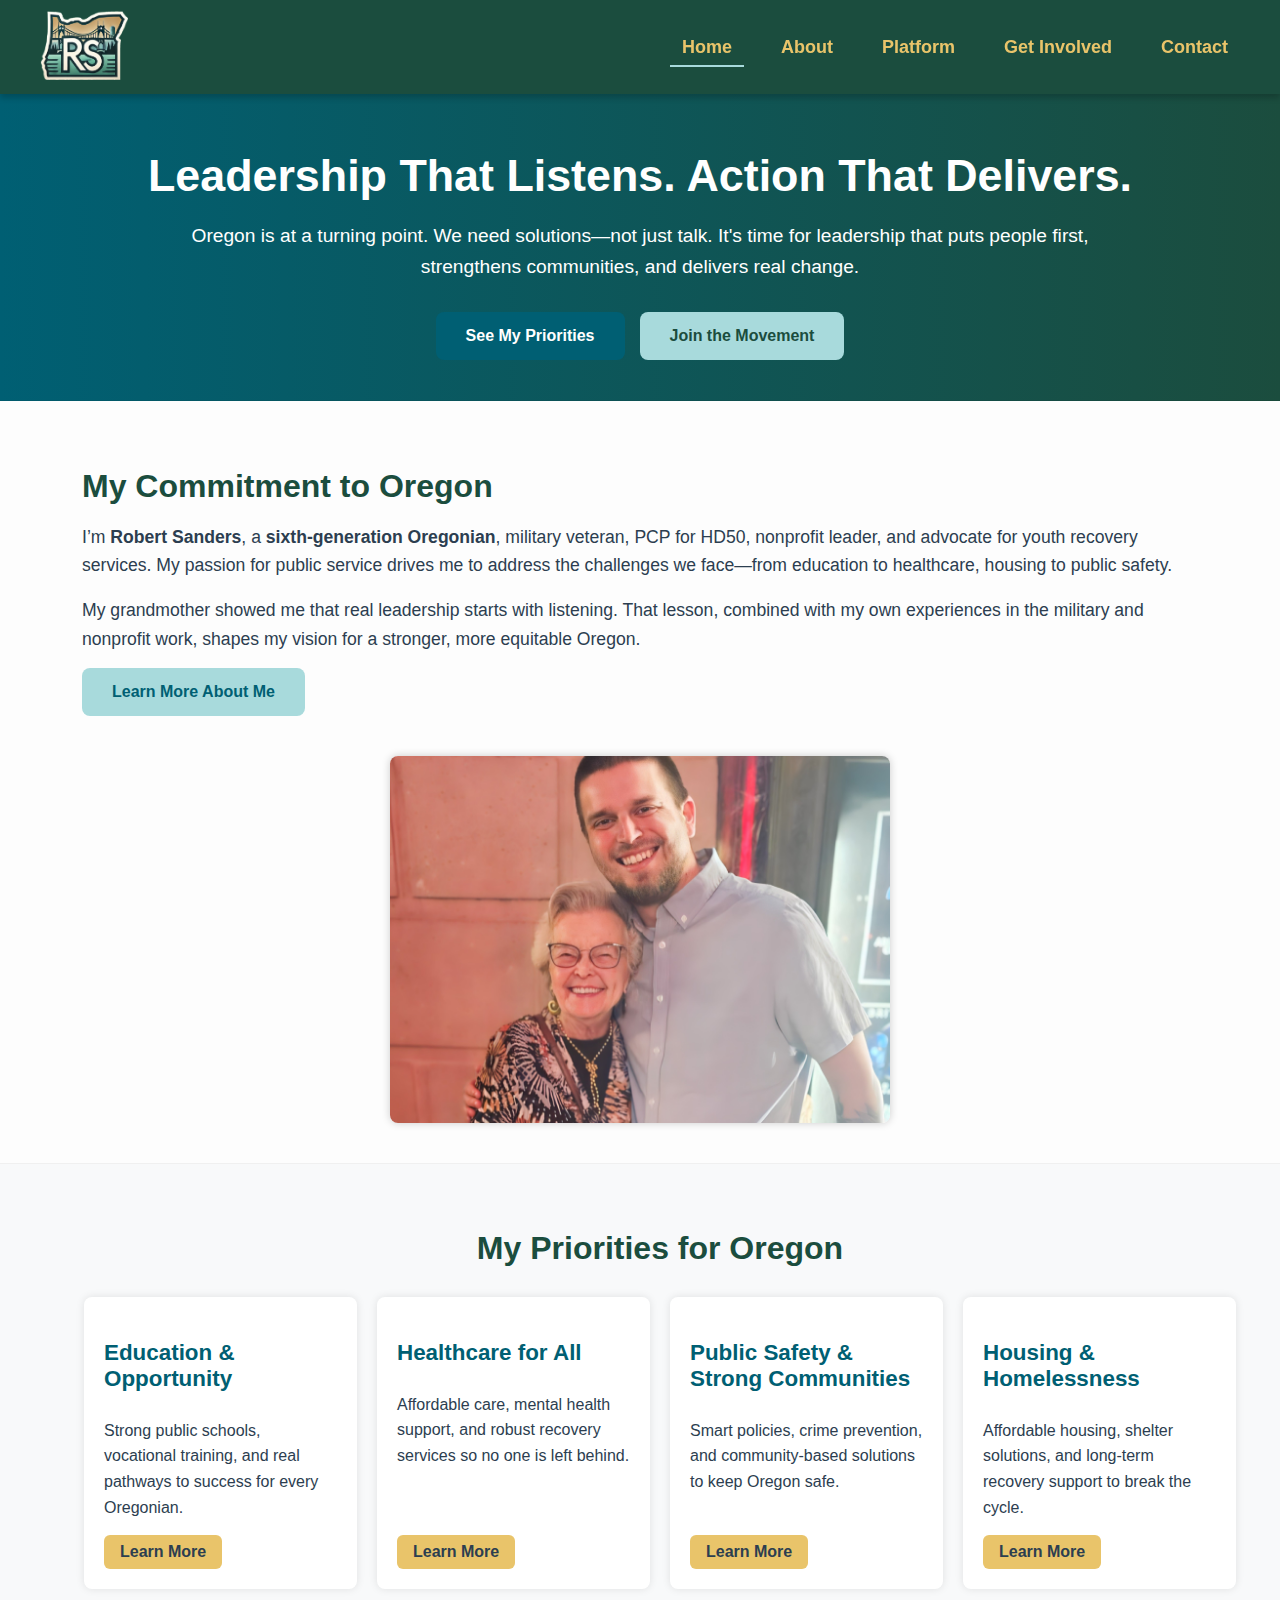
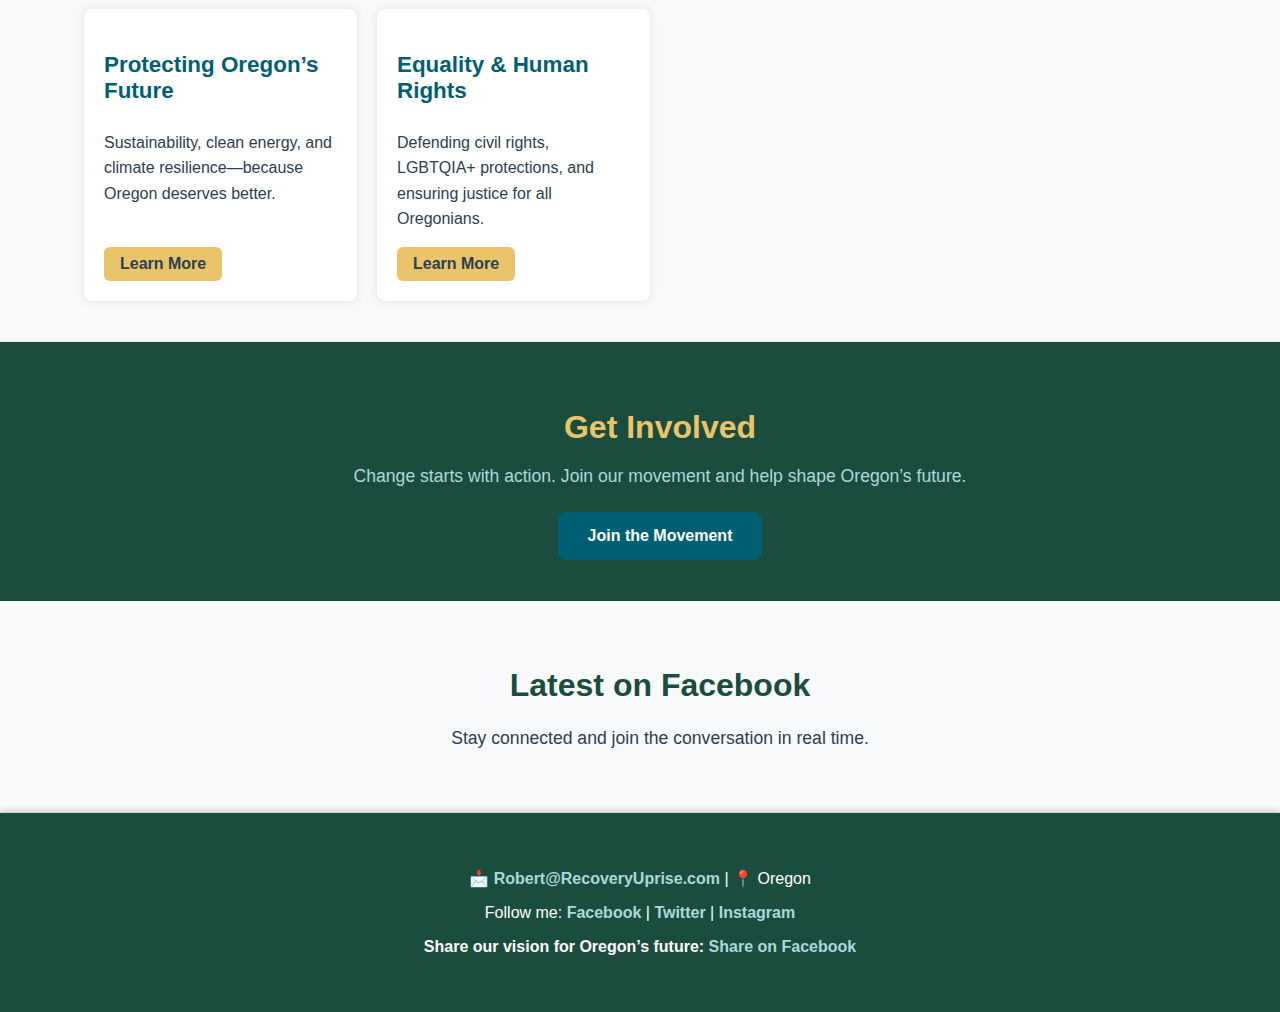
<file: index.html>
<!DOCTYPE html>
<html lang="en">
<head>
  <meta charset="UTF-8">
  <meta name="viewport" content="width=device-width, initial-scale=1.0">
  <title>Robert Sanders – A Vision for Oregon</title>

  <!-- Basic SEO -->
  <meta name="description" content="Robert Sanders, PCP for HD50, nonprofit leader, and sixth-generation Oregonian committed to bettering education, healthcare, public safety, and more.">
  <meta name="keywords" content="Robert Sanders, Oregon leadership, PCP HD50, nonprofit, education, healthcare, public safety, environment">
  <meta name="author" content="Robert Sanders">

  <!-- Link CSS Files -->
  <link rel="stylesheet" href="css/header.css">
  <link rel="stylesheet" href="css/body.css">
  <link rel="stylesheet" href="css/footer.css">
  <meta http-equiv="cache-control" content="no-cache, no-store, must-revalidate">
<meta http-equiv="pragma" content="no-cache">
<meta http-equiv="expires" content="0">
</head>
<body>

  <!-- Header (navigation) -->
  <header>
    <nav class="nav-container">
      <a href="index.html" class="logo-link">
        <img src="img/logo.png" alt="RS Logo" class="logo">
      </a>
      <button class="menu-toggle" aria-label="Open Menu">☰</button>
      <ul class="navbar">
        <li><a href="index.html" class="active">Home</a></li>
        <li><a href="#">About</a></li>
        <li><a href="#">Platform</a></li>
        <li><a href="#">Get Involved</a></li>
        <li><a href="#">Contact</a></li>
      </ul>
    </nav>
  </header>

  <!-- Hero Section (Full Width) -->
  <section class="hero-block">
    <div class="hero-content">
      <h1>Leadership That Listens. Action That Delivers.</h1>
      <p>Oregon is at a turning point. We need solutions—not just talk. It's time for leadership that puts people first, strengthens communities, and delivers real change.</p>
      <div class="hero-buttons">
        <a href="#" class="button">See My Priorities</a>
        <a href="#" class="button secondary">Join the Movement</a>
      </div>
    </div>
  </section>

  <!-- About Section in Two Columns -->
  <section class="about-block">
    <div class="about-container">
      <!-- Left Column: Text -->
      <div class="about-text">
        <h2>My Commitment to Oregon</h2>
        <p>I’m <strong>Robert Sanders</strong>, a <strong>sixth-generation Oregonian</strong>, military veteran, PCP for HD50, nonprofit leader, and advocate for youth recovery services. My passion for public service drives me to address the challenges we face—from education to healthcare, housing to public safety.</p>
        <p>My grandmother showed me that real leadership starts with listening. That lesson, combined with my own experiences in the military and nonprofit work, shapes my vision for a stronger, more equitable Oregon.</p>
        <a href="#" class="button secondary">Learn More About Me</a>
      </div>

      <!-- Right Column: Image -->
      <div class="about-image">
        <img src="img/govbkr.jpg" alt="Robert Sanders with Governor Barbara Roberts" class="responsive-img">
      </div>
    </div>
  </section>

  <!-- Priorities Section (Three-Column Grid) -->
  <section class="priorities-block">
    <h2>My Priorities for Oregon</h2>
    <div class="priorities-grid">
      <div class="priority-card">
        <h3>Education & Opportunity</h3>
        <p>Strong public schools, vocational training, and real pathways to success for every Oregonian.</p>
        <a href="##education" class="learn-more">Learn More</a>
      </div>
      <div class="priority-card">
        <h3>Healthcare for All</h3>
        <p>Affordable care, mental health support, and robust recovery services so no one is left behind.</p>
        <a href="##healthcare" class="learn-more">Learn More</a>
      </div>
      <div class="priority-card">
        <h3>Public Safety & Strong Communities</h3>
        <p>Smart policies, crime prevention, and community-based solutions to keep Oregon safe.</p>
        <a href="##public-safety" class="learn-more">Learn More</a>
      </div>
      <div class="priority-card">
        <h3>Housing & Homelessness</h3>
        <p>Affordable housing, shelter solutions, and long-term recovery support to break the cycle.</p>
        <a href="##housing" class="learn-more">Learn More</a>
      </div>
      <div class="priority-card">
        <h3>Protecting Oregon’s Future</h3>
        <p>Sustainability, clean energy, and climate resilience—because Oregon deserves better.</p>
        <a href="##environment" class="learn-more">Learn More</a>
      </div>
      <div class="priority-card">
        <h3>Equality & Human Rights</h3>
        <p>Defending civil rights, LGBTQIA+ protections, and ensuring justice for all Oregonians.</p>
        <a href="##equality" class="learn-more">Learn More</a>
      </div>
    </div>
  </section>

  <!-- Get Involved Block -->
  <section class="get-involved-block">
    <h2>Get Involved</h2>
    <p>Change starts with action. Join our movement and help shape Oregon’s future.</p>
    <a href="#" class="button">Join the Movement</a>
  </section>

  <!-- Facebook Feed Block -->
  <section class="facebook-feed-block">
    <h2>Latest on Facebook</h2>
    <p>Stay connected and join the conversation in real time.</p>
    <div class="fb-page"
         data-href="https://www.facebook.com/robert.m.sanders"
         data-tabs="timeline"
         data-width="400"
         data-height="500"
         data-small-header="true"
         data-adapt-container-width="true"
         data-hide-cover="false"
         data-show-facepile="true">
    </div>
  </section>

  <!-- Footer -->
  <footer>
    <div class="footer-container">
      <p>📩 <a href="mailto:robert@recoveryuprise.com">Robert@RecoveryUprise.com</a> | 📍 Oregon</p>
      <p>Follow me:
        <a href="https://www.facebook.com/robert.m.sanders" class="social-link" target="_blank">Facebook</a> |
        <a href="#" class="social-link">Twitter</a> |
        <a href="#" class="social-link">Instagram</a>
      </p>
      <p><strong>Share our vision for Oregon’s future:</strong>
        <a href="https://www.facebook.com/sharer/sharer.php?u=https://robertmsanders.com&quote=Join%20the%20movement%20for%20a%20better%20Oregon%20%23ServiceStartsWithListening%20%23OregonForAll" target="_blank">
          Share on Facebook
        </a>
      </p>
    </div>
  </footer>

  <!-- Facebook SDK for JavaScript -->
  <div id="fb-root"></div>
  <script async defer crossorigin="anonymous"
    src="https://connect.facebook.net/en_US/sdk.js#xfbml=1&version=v15.0">
  </script>

  <!-- Mobile Menu Toggle Script -->
  <script>
    const menuToggle = document.querySelector('.menu-toggle');
    const navbar = document.querySelector('.navbar');

    menuToggle.addEventListener('click', () => {
      navbar.classList.toggle('show-nav');
    });
  </script>

</body>
</html>
</file>
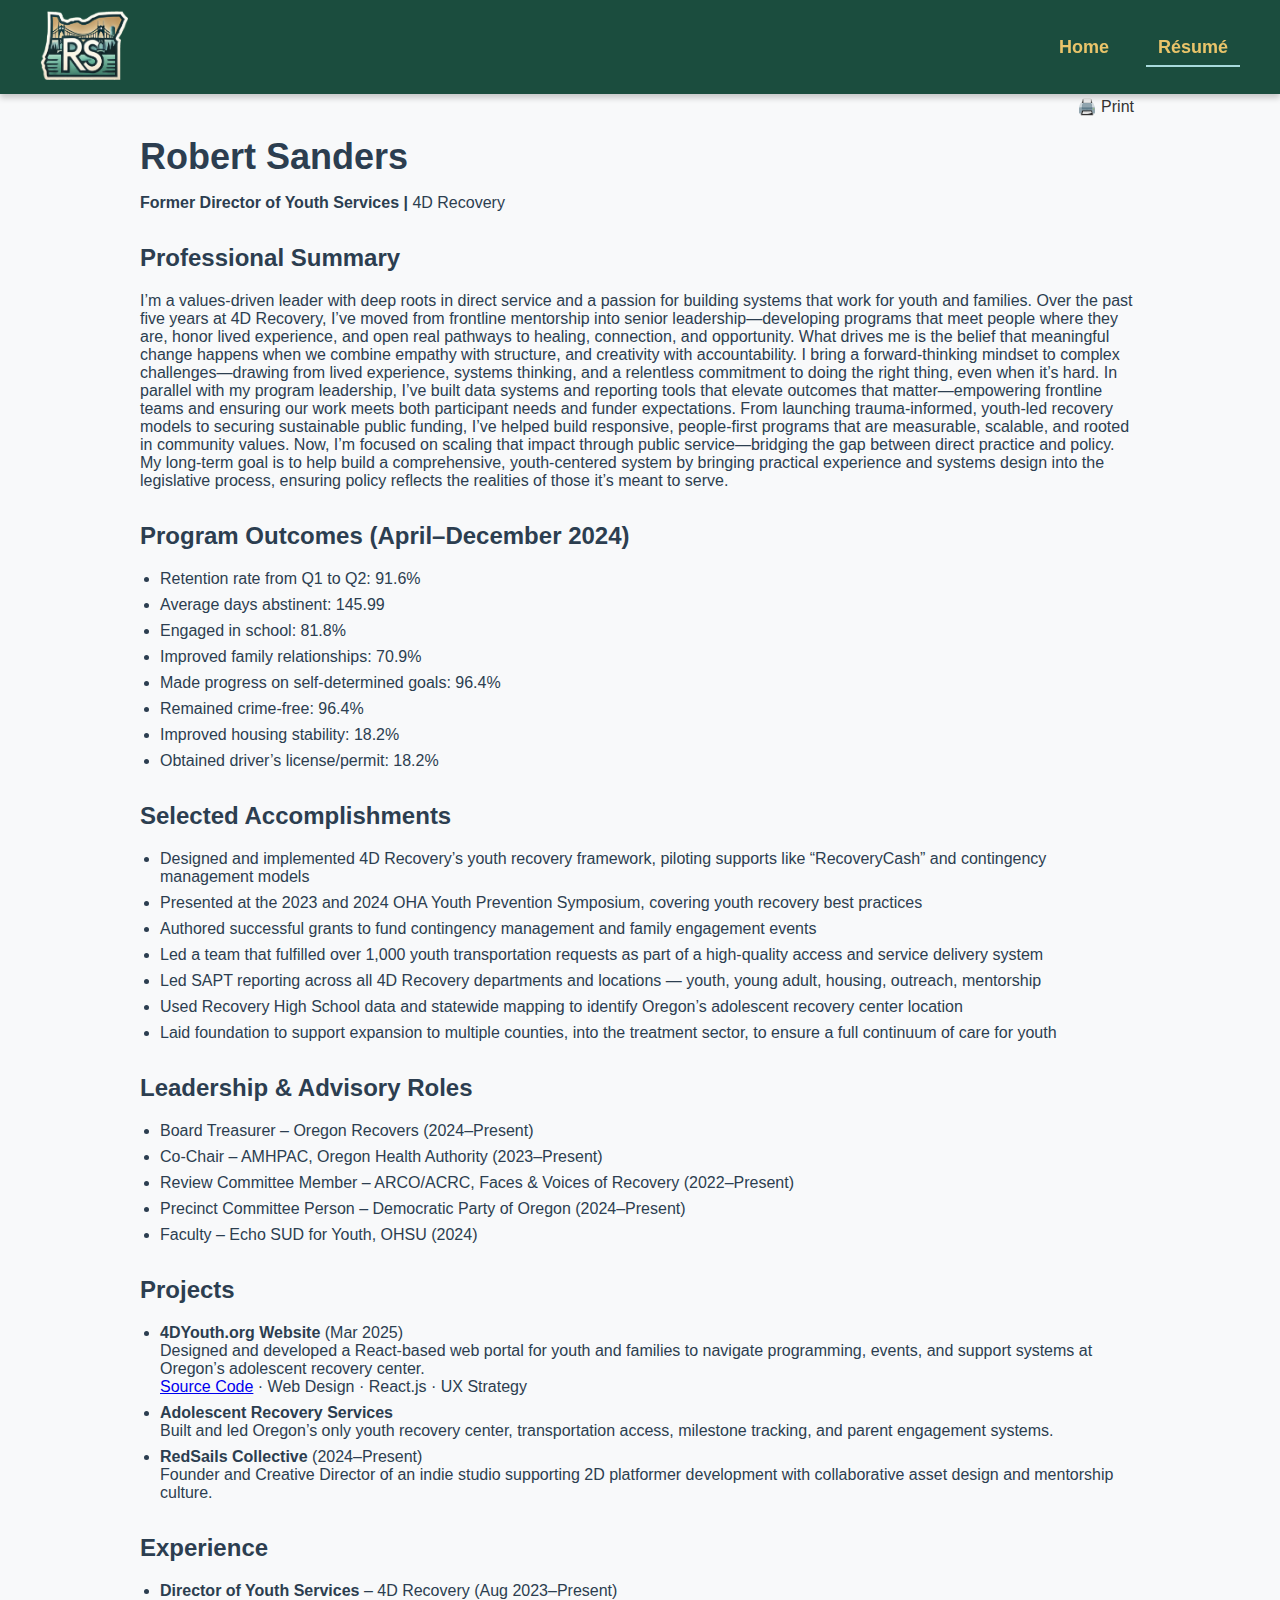
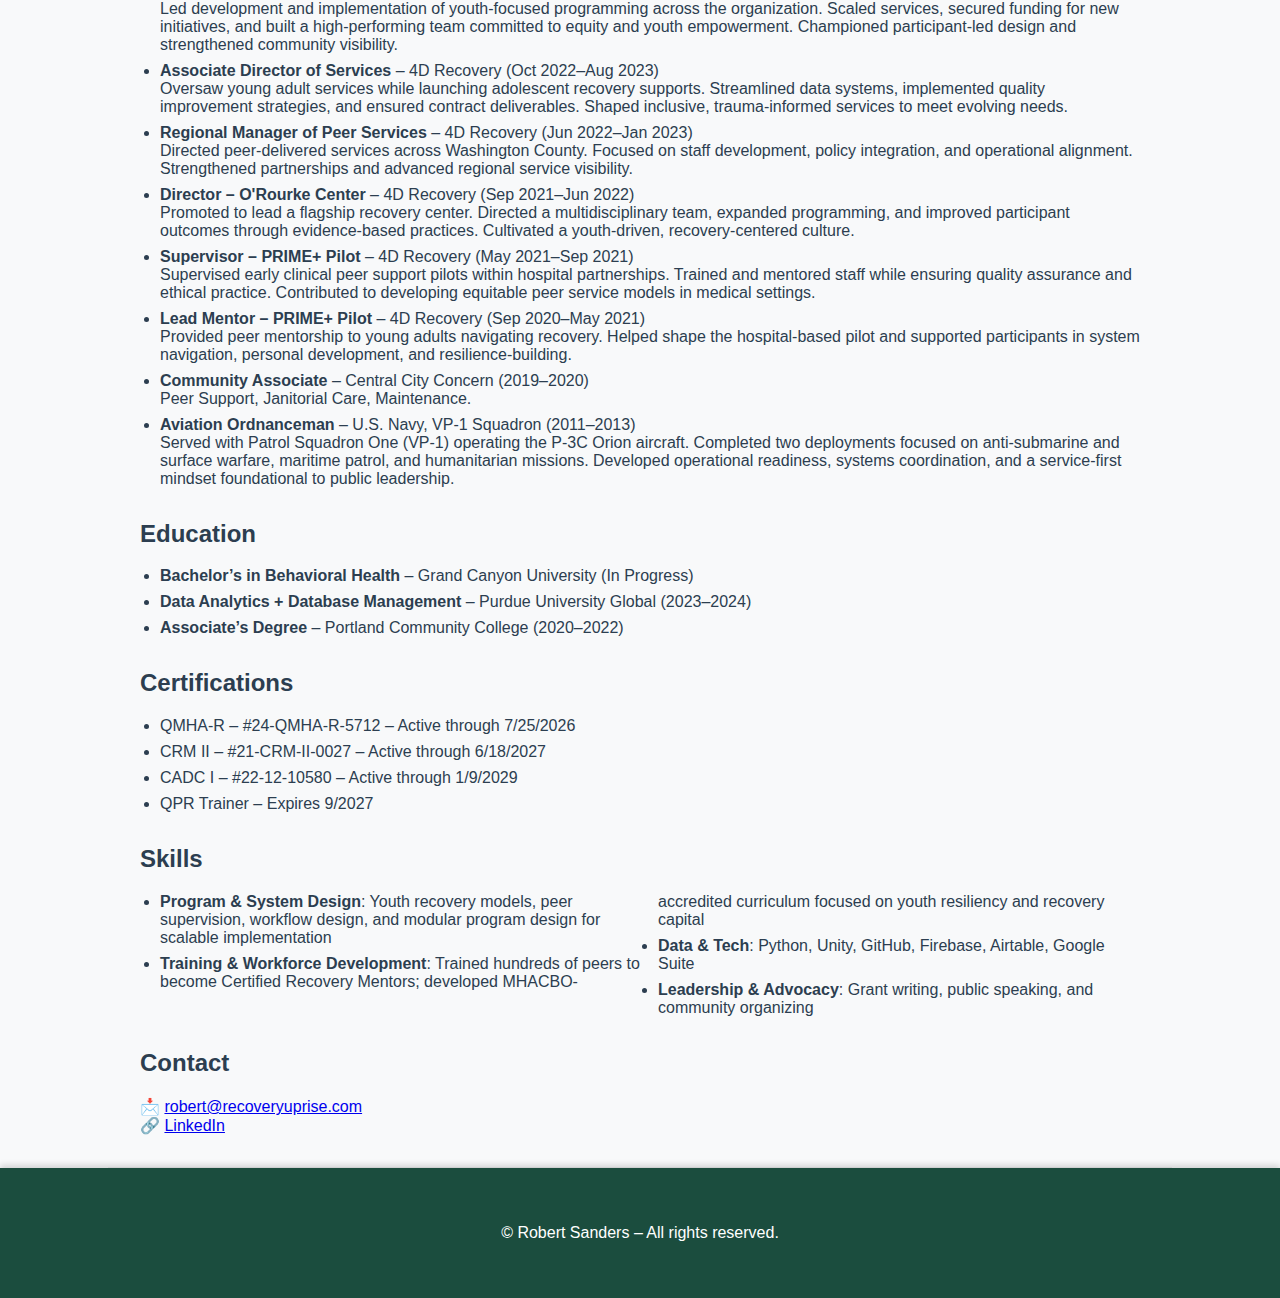
<file: resume.html>
<!DOCTYPE html>
<html lang="en">
<head>
  <meta charset="UTF-8">
  <meta name="viewport" content="width=device-width, initial-scale=1.0">
  <title>Robert Sanders – Youth Systems Leader | Public Health Advocate | Résumé</title>
  <meta name="description" content="Résumé for Robert Sanders – Director of Youth Services, public health advocate, veteran, and systems leader specializing in youth recovery, tech integration, and community-based care models.">
  <meta name="keywords" content="Robert Sanders, Youth Recovery, Public Health, Systems Design, Peer Support, Oregon Advocacy, Résumé, Youth Services, Behavioral Health, Veterans in Public Service">
  <meta name="author" content="Robert Sanders">
  <link rel="stylesheet" href="css/body.css">
  <link rel="stylesheet" href="css/header.css">
  <link rel="stylesheet" href="css/footer.css">
  <style>
    .print-button {
      float: right;
      margin-top: -40px;
      background: none;
      border: none;
      font-size: 1rem;
      cursor: pointer;
      color: #333;
    }
    @media print {
      .print-button, .navbar, footer {
        display: none;
      }
    }
    .outcomes-img {
      width: 100%;
      max-width: 900px;
      margin: 1rem auto;
      display: block;
      border-radius: 8px;
    }
    .resume-block {
      padding: 2rem;
      max-width: 1000px;
      margin: auto;
    }
    .resume-block h1 {
      font-size: 2.25rem;
      margin-bottom: 0.25rem;
    }
    .resume-block h2 {
      margin-top: 2rem;
      font-size: 1.5rem;
    }
    .resume-block ul {
      padding-left: 1.25rem;
    }
    .resume-block li {
      margin-bottom: 0.5rem;
    }
    .two-column {
      columns: 2;
      -webkit-columns: 2;
      -moz-columns: 2;
    }
  </style>
</head>
<body>

<header>
  <nav class="nav-container">
    <a href="index.html" class="logo-link">
      <img src="img/logo.png" alt="RS Logo" class="logo">
    </a>
    <ul class="navbar">
      <li><a href="index.html">Home</a></li>
      <li><a href="resume.html" class="active">Résumé</a></li>
    </ul>
  </nav>
</header>

<section class="resume-block">
  <h1>Robert Sanders <button onclick="window.print()" class="print-button" aria-label="Print this page">🖨️ Print</button></h1>
  <p><strong>Former Director of Youth Services |</strong>
     4D Recovery</p>

  <h2>Professional Summary</h2>
  <p>I’m a values-driven leader with deep roots in direct service and a passion for building systems that work for youth and families. Over the past five years at 4D Recovery, I’ve moved from frontline mentorship into senior leadership—developing programs that meet people where they are, honor lived experience, and open real pathways to healing, connection, and opportunity.

What drives me is the belief that meaningful change happens when we combine empathy with structure, and creativity with accountability. I bring a forward-thinking mindset to complex challenges—drawing from lived experience, systems thinking, and a relentless commitment to doing the right thing, even when it’s hard.

In parallel with my program leadership, I’ve built data systems and reporting tools that elevate outcomes that matter—empowering frontline teams and ensuring our work meets both participant needs and funder expectations. From launching trauma-informed, youth-led recovery models to securing sustainable public funding, I’ve helped build responsive, people-first programs that are measurable, scalable, and rooted in community values.

Now, I’m focused on scaling that impact through public service—bridging the gap between direct practice and policy. My long-term goal is to help build a comprehensive, youth-centered system by bringing practical experience and systems design into the legislative process, ensuring policy reflects the realities of those it’s meant to serve.</p>

  <h2>Program Outcomes (April–December 2024)</h2>
  <ul>
    <li>Retention rate from Q1 to Q2: 91.6%</li>
    <li>Average days abstinent: 145.99</li>
    <li>Engaged in school: 81.8%</li>
    <li>Improved family relationships: 70.9%</li>
    <li>Made progress on self-determined goals: 96.4%</li>
    <li>Remained crime-free: 96.4%</li>
    <li>Improved housing stability: 18.2%</li>
    <li>Obtained driver’s license/permit: 18.2%</li>
  </ul>

  <h2>Selected Accomplishments</h2>
  <ul>
    <li>Designed and implemented 4D Recovery’s youth recovery framework, piloting supports like “RecoveryCash” and contingency management models</li>
    <li>Presented at the 2023 and 2024 OHA Youth Prevention Symposium, covering youth recovery best practices</li>
    <li>Authored successful grants to fund contingency management and family engagement events</li>
    <li>Led a team that fulfilled over 1,000 youth transportation requests as part of a high-quality access and service delivery system</li>
    <li>Led SAPT reporting across all 4D Recovery departments and locations — youth, young adult, housing, outreach, mentorship</li>
    <li>Used Recovery High School data and statewide mapping to identify Oregon’s adolescent recovery center location</li>
<li> Laid foundation to support expansion to multiple counties, into the treatment sector, to ensure a full continuum of care for youth</li>
  </ul>

  <h2>Leadership & Advisory Roles</h2>
  <ul>
    <li>Board Treasurer – Oregon Recovers (2024–Present)</li>
    <li>Co-Chair – AMHPAC, Oregon Health Authority (2023–Present)</li>
    <li>Review Committee Member – ARCO/ACRC, Faces & Voices of Recovery (2022–Present)</li>
    <li>Precinct Committee Person – Democratic Party of Oregon (2024–Present)</li>
    <li>Faculty – Echo SUD for Youth, OHSU (2024)</li>
  </ul>

  <h2>Projects</h2>
  <ul>
    <li><strong>4DYouth.org Website</strong> (Mar 2025)<br>
      Designed and developed a React-based web portal for youth and families to navigate programming, events, and support systems at Oregon’s adolescent recovery center. <br>
      <a href="https://github.com/4DRecovery/4dyouth-react" target="_blank">Source Code</a> · Web Design · React.js · UX Strategy
    </li>
    <li><strong>Adolescent Recovery Services</strong><br>
      Built and led Oregon’s only youth recovery center, transportation access, milestone tracking, and parent engagement systems.
    </li>
    <li><strong>RedSails Collective</strong> (2024–Present)<br>
      Founder and Creative Director of an indie studio supporting 2D platformer development with collaborative asset design and mentorship culture.
    </li>
  </ul>

  <h2>Experience</h2>
<ul>
  <li>
    <strong>Director of Youth Services</strong> – 4D Recovery (Aug 2023–Present)<br>
    Led development and implementation of youth-focused programming across the organization. Scaled services, secured funding for new initiatives, and built a high-performing team committed to equity and youth empowerment. Championed participant-led design and strengthened community visibility.
  </li>
  <li>
    <strong>Associate Director of Services</strong> – 4D Recovery (Oct 2022–Aug 2023)<br>
    Oversaw young adult services while launching adolescent recovery supports. Streamlined data systems, implemented quality improvement strategies, and ensured contract deliverables. Shaped inclusive, trauma-informed services to meet evolving needs.
  </li>
  <li>
    <strong>Regional Manager of Peer Services</strong> – 4D Recovery (Jun 2022–Jan 2023)<br>
    Directed peer-delivered services across Washington County. Focused on staff development, policy integration, and operational alignment. Strengthened partnerships and advanced regional service visibility.
  </li>
  <li>
    <strong>Director – O'Rourke Center</strong> – 4D Recovery (Sep 2021–Jun 2022)<br>
    Promoted to lead a flagship recovery center. Directed a multidisciplinary team, expanded programming, and improved participant outcomes through evidence-based practices. Cultivated a youth-driven, recovery-centered culture.
  </li>
  <li>
    <strong>Supervisor – PRIME+ Pilot</strong> – 4D Recovery (May 2021–Sep 2021)<br>
    Supervised early clinical peer support pilots within hospital partnerships. Trained and mentored staff while ensuring quality assurance and ethical practice. Contributed to developing equitable peer service models in medical settings.
  </li>
  <li>
    <strong>Lead Mentor – PRIME+ Pilot</strong> – 4D Recovery (Sep 2020–May 2021)<br>
    Provided peer mentorship to young adults navigating recovery. Helped shape the hospital-based pilot and supported participants in system navigation, personal development, and resilience-building.
  </li>
  <li>
    <strong>Community Associate</strong> – Central City Concern (2019–2020)<br>
    Peer Support, Janitorial Care, Maintenance. 
  </li>
  <li>
    <strong>Aviation Ordnanceman</strong> – U.S. Navy, VP-1 Squadron (2011–2013)<br>
    Served with Patrol Squadron One (VP-1) operating the P-3C Orion aircraft. Completed two deployments focused on anti-submarine and surface warfare, maritime patrol, and humanitarian missions. Developed operational readiness, systems coordination, and a service-first mindset foundational to public leadership.
  </li>
</ul>


  <h2>Education</h2>
  <ul>
    <li><strong>Bachelor’s in Behavioral Health</strong> – Grand Canyon University (In Progress)</li>
    <li><strong>Data Analytics + Database Management</strong> – Purdue University Global (2023–2024)</li>
    <li><strong>Associate’s Degree</strong> – Portland Community College (2020–2022)</li>
  </ul>

  <h2>Certifications</h2>
  <ul>
    <li>QMHA-R – #24-QMHA-R-5712 – Active through 7/25/2026</li>
    <li>CRM II – #21-CRM-II-0027 – Active through 6/18/2027</li>
    <li>CADC I – #22-12-10580 – Active through 1/9/2029</li>
    <li>QPR Trainer – Expires 9/2027</li>
  </ul>

  <h2>Skills</h2>
<ul class="two-column">
  <li><strong>Program & System Design</strong>: Youth recovery models, peer supervision, workflow design, and modular program design for scalable implementation</li>
  <li><strong>Training & Workforce Development</strong>: Trained hundreds of peers to become Certified Recovery Mentors; developed MHACBO-accredited curriculum focused on youth resiliency and recovery capital</li>
  <li><strong>Data & Tech</strong>: Python, Unity, GitHub, Firebase, Airtable, Google Suite</li>
  <li><strong>Leadership & Advocacy</strong>: Grant writing, public speaking, and community organizing</li>
</ul>


  <h2 id="contact">Contact</h2>
  📩 <a href="mailto:robert@recoveryuprise.com">robert@recoveryuprise.com</a><br>
  🔗 <a href="https://www.linkedin.com/in/robert-m-sanders/" target="_blank">LinkedIn</a>
</section>

<footer>
  <div class="footer-container">
    <p>&copy; Robert Sanders – All rights reserved.</p>
  </div>
</footer>

</body>
</html>
</file>
<file: css/header.css>
/* Header Container */
header {
    background-color: #1B4D3E; /* Deep Forest Green */
    padding: 10px 0;
    position: fixed;
    top: 0;
    width: 100%;
    z-index: 1000;
    box-shadow: 0 4px 6px rgba(0, 0, 0, 0.2);
    display: flex;
    justify-content: center;
}

/* Navigation Container */
.nav-container {
    display: flex;
    justify-content: space-between;
    align-items: center;
    max-width: 1200px;
    width: 100%;
    padding: 0 20px;
}

/* Logo */
.logo {
    height: 70px;
    width: auto;
}

/* Menu Toggle Button (Hamburger) */
.menu-toggle {
    display: none;
    background: none;
    border: none;
    font-size: 28px;
    color: #E9C46A; /* Golden Wheat */
    cursor: pointer;
}

/* Navbar */
.navbar {
    display: flex;
    align-items: center;
    gap: 25px;
    list-style: none;
    margin: 0;
    padding: 0;
}

/* Navbar Links */
.navbar a {
    color: #E9C46A; /* Golden Wheat */
    text-decoration: none;
    font-size: 18px;
    font-weight: bold;
    padding: 8px 12px;
    transition: color 0.3s ease-in-out, border-bottom 0.3s ease-in-out;
}

.navbar a:hover {
    color: #A8DADC; /* Soft Sky Blue */
    border-bottom: 2px solid #A8DADC;
}

/* Active Link Styling */
.navbar a.active {
    border-bottom: 2px solid #A8DADC; /* Distinguish active page link */
}

/* Mobile Adjustments */
@media (max-width: 900px) {
    /* Display menu toggle on mobile */
    .menu-toggle {
        display: block;
    }

    /* Hide the nav by default */
    .navbar {
        display: none;
        flex-direction: column;
        width: 100%;
        background-color: #1B4D3E; /* Same as header */
        text-align: center;
        margin-top: 10px;
    }

    /* Show nav when toggled */
    .navbar.show-nav {
        display: flex;
    }

    .navbar a {
        font-size: 16px;
        padding: 10px;
        border-bottom: 1px solid #A8DADC; /* Subtle separator on mobile */
    }

    .navbar a:last-child {
        border-bottom: none;
    }
}
</file>
<file: css/body.css>
/* General Page Styling */
html, body {
    height: 100%;
    margin: 0;
    padding: 0;
    display: flex;
    flex-direction: column;
    font-family: 'Open Sans', sans-serif;
    background-color: #F8F9FA; /* Off-White */
    color: #2C3E50; /* Charcoal Gray for text */
}

/* Provide room for fixed header */
body {
    margin-top: 80px; /* match header's fixed height if needed */
    flex-grow: 1;
}

/* Subtle divider between sections */
section {
    border-bottom: 1px solid rgba(0,0,0,0.05);
}

/* Hero Block */
.hero-block {
    width: 100%;
    background: linear-gradient(to right, #005F73, #1B4D3E); /* Pacific Blue to Forest Green */
    color: #FFFFFF;
    text-align: center;
    display: flex;
    align-items: center;
    justify-content: center;
    padding: 40px 20px; /* Reduced from 60px to 40px */
    box-sizing: border-box;
}

.hero-content {
    max-width: 1000px;
    width: 90%;
}

.hero-content h1 {
    font-size: 2.8rem;
    margin-bottom: 20px;
    font-weight: bold;
}

.hero-content p {
    font-size: 1.2rem;
    line-height: 1.6;
    margin-bottom: 30px;
}

.hero-buttons {
    display: flex;
    gap: 15px;
    flex-wrap: wrap;
    justify-content: center;
}

.hero-buttons .button.secondary {
    background: #A8DADC; /* Soft Sky Blue */
    color: #1B4D3E;      /* Deep Forest Green */
}

/* About Block (Two-Column Layout) */
.about-block {
    width: 100%;
    padding: 40px 20px; /* Reduced from 60px to 40px */
    box-sizing: border-box;
    background: #fdfdfd; /* Slightly off-white to differentiate from main bg */
}

.about-container {
    max-width: 1200px;
    width: 90%;
    display: flex;
    gap: 40px;
    align-items: center;
    justify-content: center;
    flex-wrap: wrap; /* so columns stack on mobile */
    margin: 0 auto;
}

/* About Section Columns */
.about-text, .about-image {
    flex: 1 1 50%; /* Both columns roughly 50% each on large screens */
    min-width: 300px;
}

/* Text Styling */
.about-text h2 {
    font-size: 2rem;
    margin-bottom: 15px;
    color: #1B4D3E; /* Deep Forest Green */
}

.about-text p {
    line-height: 1.6;
    margin-bottom: 15px;
    font-size: 1.1rem;
}

/* Image Styling */
.about-image {
    display: flex;
    justify-content: center;
    align-items: center;
}

.responsive-img {
    width: 100%;
    max-width: 500px;
    height: auto;
    border-radius: 8px;
    box-shadow: 0 0 8px rgba(0,0,0,0.2);
}

/* Priorities Block */
.priorities-block {
    width: 100%;
    padding: 40px 20px; /* Reduced from 60px to 40px */
    text-align: center;
    background: #F8F9FA; /* Off-White */
}

.priorities-block h2 {
    font-size: 2rem;
    color: #1B4D3E;
    margin-bottom: 30px;
}

.priorities-grid {
    display: grid;
    grid-template-columns: repeat(auto-fill, minmax(250px, 1fr));
    gap: 20px;
    max-width: 1200px;
    margin: 0 auto;
    width: 90%;
}

.priority-card {
    background: #FFFFFF;
    border-radius: 8px;
    padding: 20px;
    box-shadow: 0 0 8px rgba(0,0,0,0.1);
    display: flex;
    flex-direction: column;
    justify-content: flex-start;
    text-align: left;
}

.priority-card h3 {
    font-size: 1.4rem;
    margin-bottom: 10px;
    color: #005F73; /* Pacific Blue */
}

.priority-card p {
    line-height: 1.6;
    margin-bottom: 15px;
    font-size: 1rem;
    color: #2C3E50;
}

/* Keep Learn More button at bottom */
.learn-more {
    margin-top: auto; /* pushes the button down */
    align-self: flex-start; /* or 'center' if you want center aligned */
    background-color: #E9C46A; /* Golden Wheat */
    color: #2C3E50;
    padding: 8px 16px;
    border-radius: 6px;
    text-decoration: none;
    font-weight: bold;
    transition: background 0.3s ease-in-out;
}

.learn-more:hover {
    background-color: #D4A857;
}

/* Get Involved Block */
.get-involved-block {
    width: 100%;
    padding: 40px 20px; /* Reduced from 60px to 40px */
    text-align: center;
    background: #1B4D3E; /* Deep Forest Green */
    color: #FFFFFF;
}

.get-involved-block h2 {
    font-size: 2rem;
    margin-bottom: 20px;
    color: #E9C46A; /* Golden Wheat */
}

.get-involved-block p {
    font-size: 1.1rem;
    margin-bottom: 25px;
    color: #A8DADC; /* Soft Sky Blue */
}

/* Facebook Feed Block */
.facebook-feed-block {
    width: 100%;
    padding: 40px 20px; /* Reduced from 60px to 40px */
    text-align: center;
    background: #F8F9FA; /* Off-White */
}

.facebook-feed-block h2 {
    font-size: 2rem;
    color: #1B4D3E;
    margin-bottom: 20px;
}

.facebook-feed-block p {
    font-size: 1.1rem;
    margin-bottom: 20px;
    line-height: 1.6;
    color: #2C3E50;
}

/* Buttons */
.button {
    display: inline-block;
    background-color: #005F73; /* Pacific Blue */
    color: #FFFFFF;
    font-weight: bold;
    padding: 15px 30px;
    border-radius: 8px;
    text-decoration: none;
    transition: background 0.3s ease-in-out, transform 0.2s ease-in-out;
}

.button:hover {
    background-color: #003D4D;
    transform: scale(1.05);
}

.button.secondary {
    background-color: #A8DADC; /* Soft Sky Blue */
    color: #005F73; /* Pacific Blue */
    font-weight: bold;
}

.button.secondary:hover {
    background-color: #78B5B5; /* Slightly darker teal */
}

/* Mobile Menu Adjustments (if needed) */
.show-nav {
    display: flex !important;
}

/* Responsive Tweaks */
@media (max-width: 900px) {
    .about-container {
        flex-direction: column;
        gap: 20px;
    }

    .priority-card {
        text-align: center;
    }

    .learn-more {
        align-self: center; /* button center for mobile if desired */
    }
}
</file>
<file: css/footer.css>
footer {
    background-color: #1B4D3E; /* Deep Forest Green */
    color: white;
    text-align: center;
    padding: 30px 0;
    font-size: 16px;
    width: 100%;
    margin-top: auto;
    box-shadow: 0 -3px 6px rgba(0, 0, 0, 0.15);
    display: flex;
    flex-direction: column;
    align-items: center;
    justify-content: center;
}

.footer-container {
    width: 800px;
    max-width: 90%;
    text-align: center;
    padding: 10px 0;
}

/* Footer Links */
.footer-container a {
    color: #A8DADC; /* Soft Sky Blue */
    text-decoration: none;
    font-weight: bold;
    transition: color 0.3s ease-in-out;
}

.footer-container a:hover {
    color: #E9C46A; /* Golden Wheat */
    text-decoration: underline;
}

/* Footer Spacing for Mobile */
@media (max-width: 768px) {
    .footer-container {
        width: 95%;
    }
}
</file>
